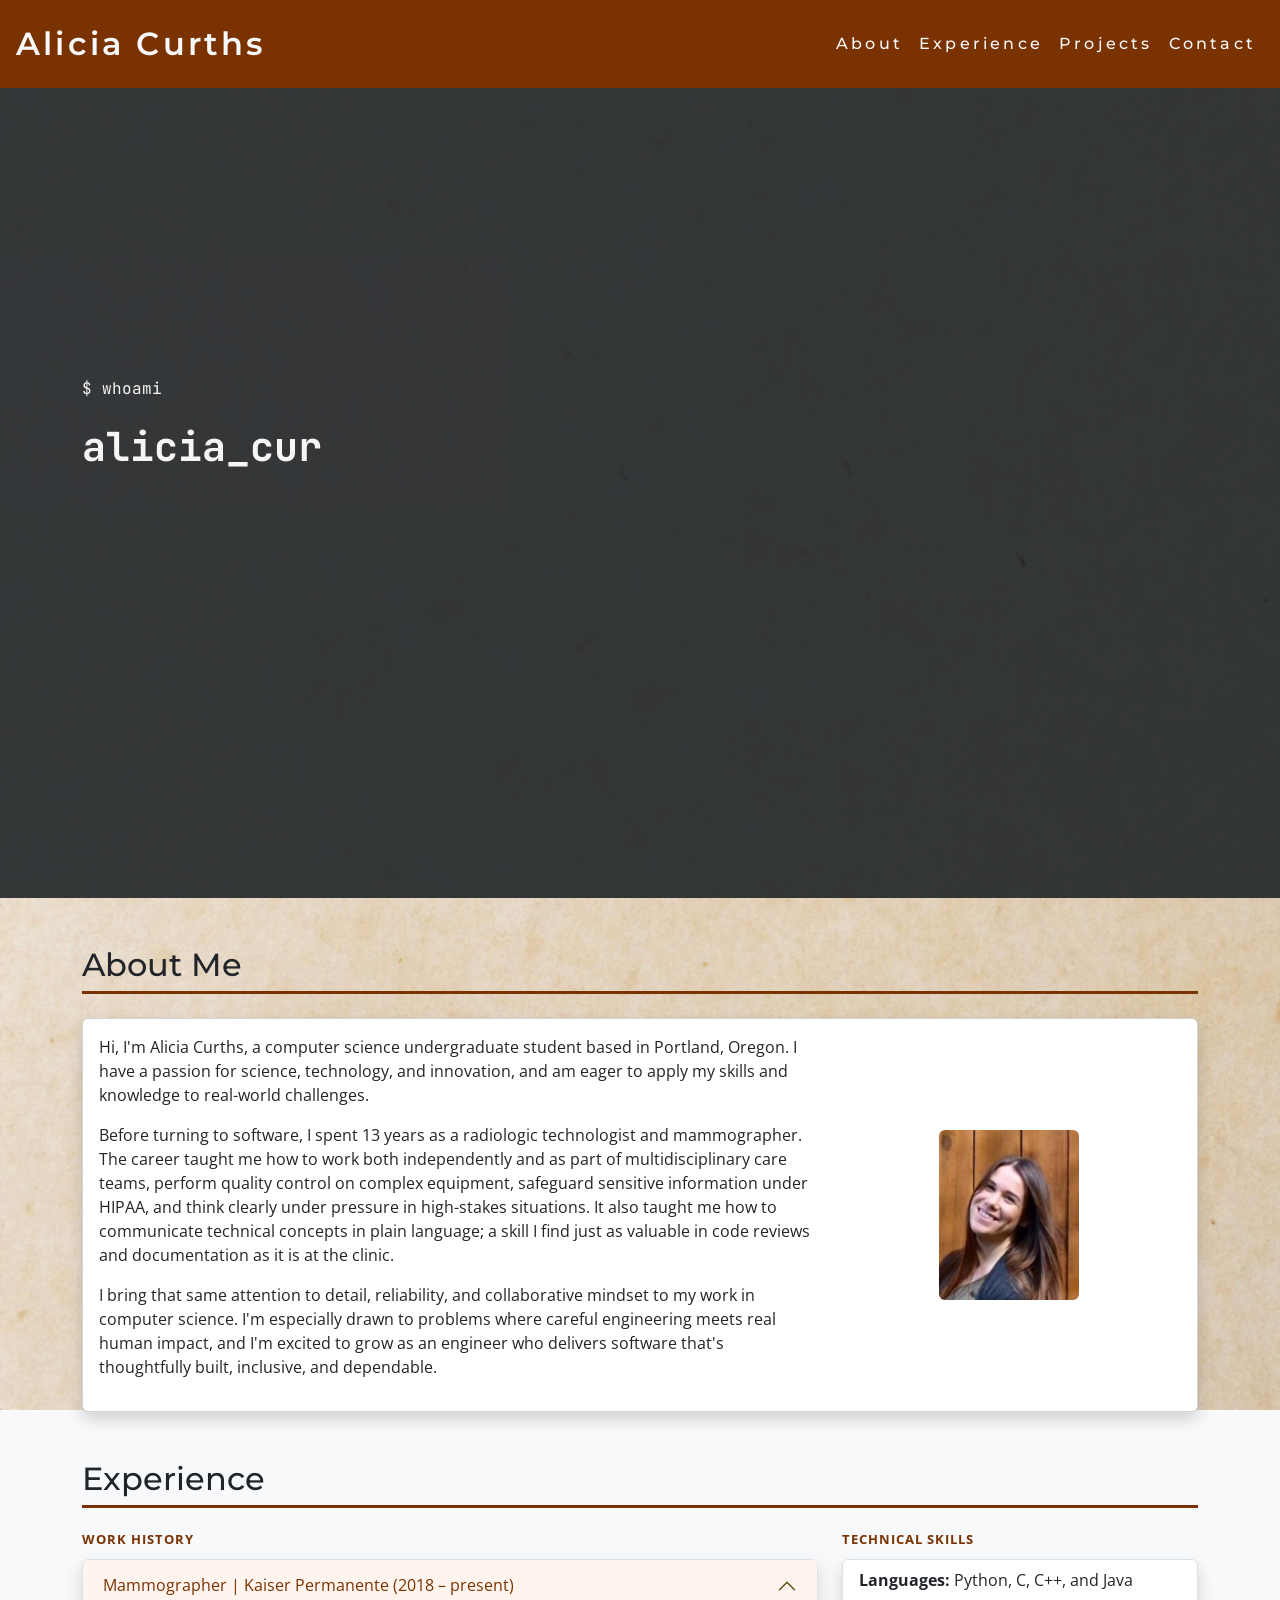
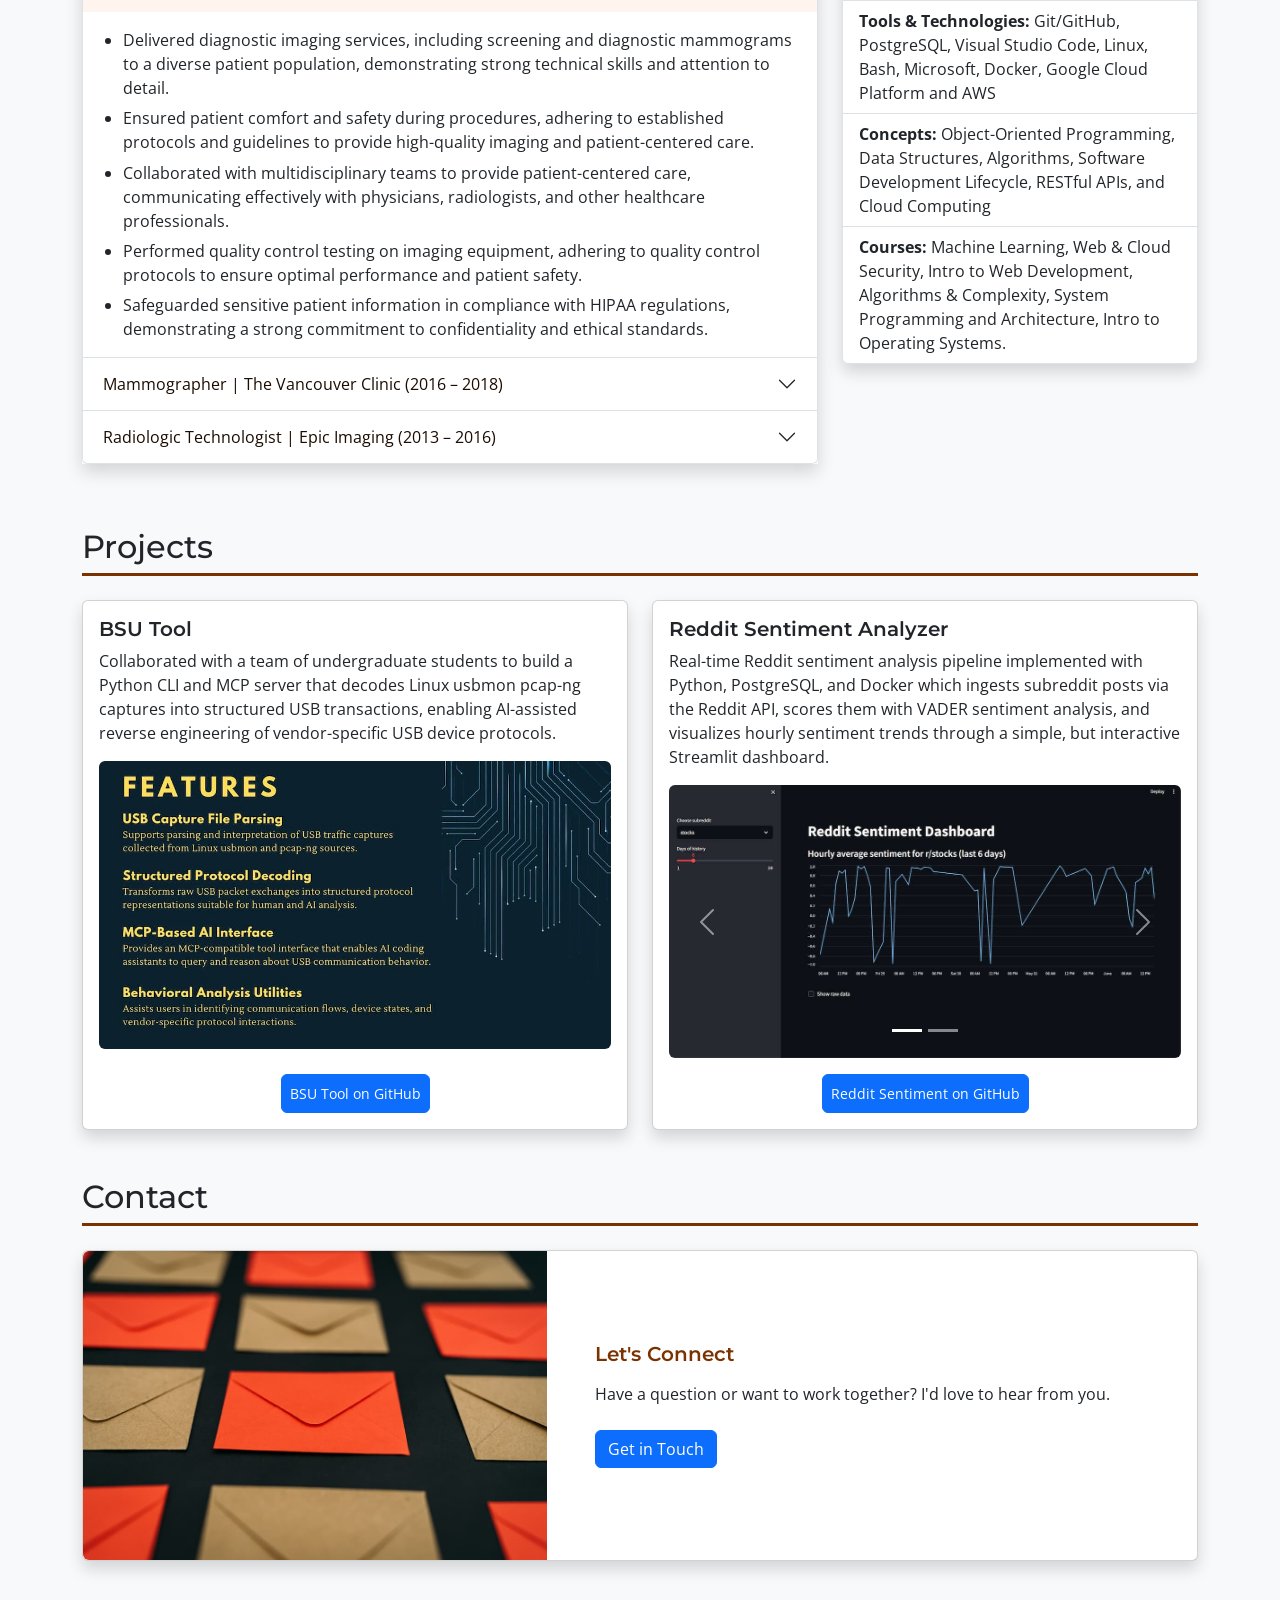
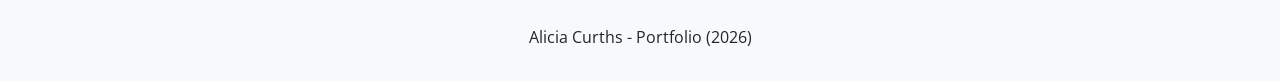
<file: index.html>
<!doctype html>
<html lang="en">
  <head>
    <meta charset="UTF-8" />
    <meta name="viewport" content="width=device-width, initial-scale=1.0" />
    <title>Alicia Curths - Portfolio</title>
    <link
      href="https://cdn.jsdelivr.net/npm/bootstrap@5.3.3/dist/css/bootstrap.min.css"
      rel="stylesheet"
    />
    <link rel="preconnect" href="https://fonts.googleapis.com" />
    <link rel="preconnect" href="https://fonts.gstatic.com" crossorigin />
    <link
      href="https://fonts.googleapis.com/css2?family=JetBrains+Mono:wght@400;600&family=Montserrat:wght@400;600;700&family=Open+Sans:wght@400;600&display=swap"
      rel="stylesheet"
    />
    <link rel="icon" type="image/svg+xml" href="images/favicon.svg" />
    <link rel="stylesheet" href="styles.css" />
  </head>
  <body class="bg-light">
    <header class="site-header container-fluid p-3 d-flex">
      <nav class="navbar navbar-expand-md w-100">
        <h1 class="text-light fs-2 fw-semibold m-0">Alicia Curths</h1>
        <button
          class="navbar-toggler"
          type="button"
          data-bs-toggle="collapse"
          data-bs-target="#navMenu"
          aria-controls="navMenu"
          aria-expanded="false"
          aria-label="Toggle navigation"
        >
          <span class="navbar-toggler-icon"></span>
        </button>
        <div class="collapse navbar-collapse" id="navMenu">
          <ul class="navbar-nav ms-auto">
            <li class="nav-item">
              <a class="nav-link text-light fw-medium" href="#about">About</a>
            </li>
            <li class="nav-item">
              <a class="nav-link text-light fw-medium" href="#experience"
                >Experience</a
              >
            </li>
            <li class="nav-item">
              <a class="nav-link text-light fw-medium" href="#projects"
                >Projects</a
              >
            </li>
            <li class="nav-item">
              <a class="nav-link text-light fw-medium" href="contact.html"
                >Contact</a
              >
            </li>
          </ul>
        </div>
      </nav>
    </header>

    <section id="hero" class="hero bg-dark d-flex align-items-center">
      <div class="container text-light py-5">
        <div class="text1 mb-3"></div>
        <div class="text2 fs-1 fw-bold mb-3"></div>
        <div class="text3 mb-3"></div>
        <div class="text4 fs-1 fw-bold mb-3"></div>
      </div>
    </section>

    <main class="container-fluid py-4">
      <section id="about" class="py-4">
        <div class="container">
          <h2 class="section-title">About Me</h2>

          <div class="card about-card p-3 shadow">
            <div class="row align-items-center">
              <div class="col-md-8">
                <p>
                  Hi, I'm Alicia Curths, a computer science undergraduate
                  student based in Portland, Oregon. I have a passion for
                  science, technology, and innovation, and am eager to apply my
                  skills and knowledge to real-world challenges.
                </p>
                <p>
                  Before turning to software, I spent 13 years as a radiologic
                  technologist and mammographer. The career taught me how to
                  work both independently and as part of multidisciplinary care
                  teams, perform quality control on complex equipment, safeguard
                  sensitive information under HIPAA, and think clearly under
                  pressure in high-stakes situations. It also taught me how to
                  communicate technical concepts in plain language; a skill I
                  find just as valuable in code reviews and documentation as it
                  is at the clinic.
                </p>
                <p>
                  I bring that same attention to detail, reliability, and
                  collaborative mindset to my work in computer science. I'm
                  especially drawn to problems where careful engineering meets
                  real human impact, and I'm excited to grow as an engineer who
                  delivers software that's thoughtfully built, inclusive, and
                  dependable.
                </p>
              </div>
              <div class="col-md-4 text-center">
                <img
                  src="images/alicia.jpg"
                  alt="headshot of alicia curths"
                  width="140"
                  height="170"
                  class="rounded"
                />
              </div>
            </div>
          </div>
        </div>
      </section>

      <section id="experience" class="py-4">
        <div class="container">
          <h2 class="section-title">Experience</h2>
          <div class="row">
            <div class="col-lg-8">
              <h3>Work History</h3>
              <div class="accordion mb-3 shadow" id="workHistoryAccordion">
                <div class="accordion-item">
                  <h4 class="accordion-header">
                    <button
                      class="accordion-button"
                      type="button"
                      data-bs-toggle="collapse"
                      data-bs-target="#job-kaiser"
                      aria-expanded="true"
                      aria-controls="job-kaiser"
                    >
                      Mammographer | Kaiser Permanente (2018 – present)
                    </button>
                  </h4>
                  <div
                    id="job-kaiser"
                    class="accordion-collapse collapse show"
                    data-bs-parent="#workHistoryAccordion"
                  >
                    <div class="accordion-body">
                      <ul>
                        <li>
                          Delivered diagnostic imaging services, including
                          screening and diagnostic mammograms to a diverse
                          patient population, demonstrating strong technical
                          skills and attention to detail.
                        </li>
                        <li>
                          Ensured patient comfort and safety during procedures,
                          adhering to established protocols and guidelines to
                          provide high-quality imaging and patient-centered
                          care.
                        </li>
                        <li>
                          Collaborated with multidisciplinary teams to provide
                          patient-centered care, communicating effectively with
                          physicians, radiologists, and other healthcare
                          professionals.
                        </li>
                        <li>
                          Performed quality control testing on imaging
                          equipment, adhering to quality control protocols to
                          ensure optimal performance and patient safety.
                        </li>
                        <li>
                          Safeguarded sensitive patient information in
                          compliance with HIPAA regulations, demonstrating a
                          strong commitment to confidentiality and ethical
                          standards.
                        </li>
                      </ul>
                    </div>
                  </div>
                </div>
                <div class="accordion-item">
                  <h4 class="accordion-header">
                    <button
                      class="accordion-button collapsed"
                      type="button"
                      data-bs-toggle="collapse"
                      data-bs-target="#job-vancouver"
                      aria-expanded="false"
                      aria-controls="job-vancouver"
                    >
                      Mammographer | The Vancouver Clinic (2016 – 2018)
                    </button>
                  </h4>
                  <div
                    id="job-vancouver"
                    class="accordion-collapse collapse"
                    data-bs-parent="#workHistoryAccordion"
                  >
                    <div class="accordion-body">
                      <ul>
                        <li>
                          Delivered routine screening and diagnostic mammography
                          services in outpatient breast care center.
                        </li>
                        <li>
                          Assumed lead QA responsibilities, directing process
                          improvements and staff training.
                        </li>
                      </ul>
                    </div>
                  </div>
                </div>
                <div class="accordion-item">
                  <h4 class="accordion-header">
                    <button
                      class="accordion-button collapsed"
                      type="button"
                      data-bs-toggle="collapse"
                      data-bs-target="#job-epic"
                      aria-expanded="false"
                      aria-controls="job-epic"
                    >
                      Radiologic Technologist | Epic Imaging (2013 – 2016)
                    </button>
                  </h4>
                  <div
                    id="job-epic"
                    class="accordion-collapse collapse"
                    data-bs-parent="#workHistoryAccordion"
                  >
                    <div class="accordion-body">
                      <ul>
                        <li>
                          Performed wide range of x-ray, mammography, bone
                          densitometry, and fluoroscopy exams in high volume
                          outpatient clinic.
                        </li>
                        <li>
                          Improved staffing coverage and reduced patient wait
                          times by obtaining secondary certification in
                          mammography.
                        </li>
                      </ul>
                    </div>
                  </div>
                </div>
              </div>
            </div>
            <div class="col-lg-4">
              <h3>Technical Skills</h3>
              <ul class="list-group shadow">
                <li class="list-group-item">
                  <b>Languages:</b> Python, C, C++, and Java
                </li>
                <li class="list-group-item">
                  <b>Tools &amp; Technologies:</b> Git/GitHub, PostgreSQL,
                  Visual Studio Code, Linux, Bash, Microsoft, Docker, Google
                  Cloud Platform and AWS
                </li>
                <li class="list-group-item">
                  <b>Concepts:</b> Object-Oriented Programming, Data Structures,
                  Algorithms, Software Development Lifecycle, RESTful APIs, and
                  Cloud Computing
                </li>
                <li class="list-group-item">
                  <b>Courses:</b> Machine Learning, Web & Cloud Security, Intro
                  to Web Development, Algorithms & Complexity, System
                  Programming and Architecture, Intro to Operating Systems.
                </li>
              </ul>
            </div>
          </div>
        </div>
      </section>

      <section id="projects" class="py-4">
        <div class="container">
          <h2 class="section-title">Projects</h2>
          <div class="row g-4">
            <div class="col-md-6">
              <div class="card h-100 p-3 shadow">
                <h3>BSU Tool</h3>
                <p>
                  Collaborated with a team of undergraduate students to build a
                  Python CLI and MCP server that decodes Linux usbmon pcap-ng
                  captures into structured USB transactions, enabling
                  AI-assisted reverse engineering of vendor-specific USB device
                  protocols.
                </p>
                <img
                  src="images/bsu-thumb.jpg"
                  alt="BSU Tool screenshot"
                  width="900"
                  height="506"
                  class="img-fluid rounded mb-3"
                  style="cursor: zoom-in"
                  data-bs-toggle="modal"
                  data-bs-target="#bsuModal"
                />
                <a
                  href="https://github.com/bsu-tool/bsu-tool"
                  class="btn btn-primary mt-auto"
                  target="_blank"
                  rel="noopener noreferrer"
                  >BSU Tool on GitHub</a
                >
              </div>
            </div>
            <div class="col-md-6">
              <div class="card h-100 p-3 shadow">
                <h3>Reddit Sentiment Analyzer</h3>
                <p>
                  Real-time Reddit sentiment analysis pipeline implemented with
                  Python, PostgreSQL, and Docker which ingests subreddit posts
                  via the Reddit API, scores them with VADER sentiment analysis,
                  and visualizes hourly sentiment trends through a simple, but
                  interactive Streamlit dashboard.
                </p>
                <div
                  id="sentimentCarousel"
                  class="carousel carousel-dark slide mb-3"
                  data-bs-ride="false"
                >
                  <div class="carousel-indicators">
                    <button
                      type="button"
                      data-bs-target="#sentimentCarousel"
                      data-bs-slide-to="0"
                      class="active"
                      aria-current="true"
                      aria-label="Slide 1"
                    ></button>
                    <button
                      type="button"
                      data-bs-target="#sentimentCarousel"
                      data-bs-slide-to="1"
                      aria-label="Slide 2"
                    ></button>
                  </div>
                  <div class="carousel-inner rounded">
                    <div class="carousel-item active">
                      <img
                        src="images/stocks-sentiment.jpg"
                        width="1140"
                        height="607"
                        class="d-block w-100"
                        alt="r/stocks sentiment dashboard"
                      />
                    </div>
                    <div class="carousel-item">
                      <img
                        src="images/wsb-sentiment.jpg"
                        width="1140"
                        height="607"
                        class="d-block w-100"
                        alt="r/wallstreetbets sentiment dashboard"
                      />
                    </div>
                  </div>
                  <button
                    class="carousel-control-prev"
                    type="button"
                    data-bs-target="#sentimentCarousel"
                    data-bs-slide="prev"
                  >
                    <span
                      class="carousel-control-prev-icon"
                      aria-hidden="true"
                    ></span>
                    <span class="visually-hidden">Previous</span>
                  </button>
                  <button
                    class="carousel-control-next"
                    type="button"
                    data-bs-target="#sentimentCarousel"
                    data-bs-slide="next"
                  >
                    <span
                      class="carousel-control-next-icon"
                      aria-hidden="true"
                    ></span>
                    <span class="visually-hidden">Next</span>
                  </button>
                </div>
                <a
                  href="https://github.com/AliciaCurths/reddit-sent"
                  class="btn btn-primary mt-auto"
                  target="_blank"
                  rel="noopener noreferrer"
                  >Reddit Sentiment on GitHub</a
                >
              </div>
            </div>
          </div>
        </div>
      </section>

      <section id="contact" class="py-4">
        <div class="container">
          <h2 class="section-title">Contact</h2>

          <div class="card shadow contact-card">
            <div class="row g-0">
              <div class="col-md-5">
                <img
                  src="images/contact1.jpg"
                  width="1000"
                  height="667"
                  class="contact-img rounded-start"
                  alt=""
                />
              </div>
              <div
                class="col-md-7 d-flex flex-column justify-content-center p-4 p-md-5"
              >
                <h3 class="contact-heading mb-3">Let's Connect</h3>
                <p class="mb-4">
                  Have a question or want to work together? I'd love to hear
                  from you.
                </p>
                <a href="contact.html" class="btn btn-primary align-self-start"
                  >Get in Touch</a
                >
              </div>
            </div>
          </div>
        </div>
      </section>
    </main>

    <footer class="footer container-fluid py-3 text-center">
      <p>Alicia Curths - Portfolio (2026)</p>
    </footer>
    <button
      class="back-to-top"
      id="back-to-top"
      aria-label="Back to top"
      title="Back to top"
      aria-hidden="true"
      tabindex="-1"
    >
      ↑
    </button>
    <div
      class="modal fade"
      id="bsuModal"
      tabindex="-1"
      aria-label="BSU Tool screenshot"
      aria-modal="true"
      role="dialog"
    >
      <div class="modal-dialog modal-fullscreen modal-dialog-centered">
        <div class="modal-content bg-transparent border-0">
          <div
            class="modal-body p-0 d-flex align-items-center justify-content-center"
          >
            <button
              type="button"
              class="btn-close btn-close-white position-absolute top-0 end-0 m-2"
              data-bs-dismiss="modal"
              aria-label="Close"
            ></button>
            <img
              src="images/bsu.jpg"
              alt="BSU Tool screenshot"
              width="1920"
              height="1080"
              class="img-fluid rounded"
            />
          </div>
        </div>
      </div>
    </div>
    <script src="https://cdn.jsdelivr.net/npm/bootstrap@5.3.3/dist/js/bootstrap.bundle.min.js"></script>
    <script src="scripts.js"></script>
  </body>
</html>
</file>
<file: styles.css>
:root {
  --brand: #7a3200;
  --brand-dark: #5a2500;
  --brand-light: #fff4ee;
  --brand-pale: #ffd9b3;
  --brand-ink: #1b0c01;
  --brand-focus-ring: #7a320033;
  --heading-font: "Montserrat", sans-serif;
  --body-font: "Open Sans", sans-serif;
  --console-font: "JetBrains Mono", "Courier New", monospace;
}

body {
  font-family: var(--body-font);
  background-image: url("images/bg.jpg");
  background-size: cover; /* fill entire viewport */
  background-position: center;
  background-attachment: fixed; /* stay put during scroll */
  background-repeat: no-repeat;
}

.site-header {
  font-family: var(--heading-font);
  color: var(--brand-light);
  background-color: var(--brand);
  letter-spacing: 0.2em;
}

.site-header .nav-link:hover,
.site-header .nav-link:focus {
  color: var(--brand-pale) !important;
}

.site-header .navbar-toggler-icon {
  filter: invert(1);
}

@media (max-width: 767.98px) {
  .site-header .navbar-collapse .navbar-nav {
    gap: 0 !important;
    align-items: flex-end;
    padding: 0.5rem 0;
  }
}

/* Hero section */
.hero {
  min-height: 90vh;
  opacity: 0.9;
}

.hero .text1,
.hero .text2,
.hero .text3,
.hero .text4 {
  font-family: var(--console-font);
  min-height: 1.5em;
}

@media (max-width: 767.98px) {
  .hero .text1,
  .hero .text3 {
    font-size: 1rem;
  }
}

.section-title {
  font-family: var(--heading-font);
  border-bottom: 3px solid var(--brand);
  padding-bottom: 0.4rem;
  margin-bottom: 1.5rem;
}

#experience h3 {
  font-size: 0.8rem;
  font-weight: 700;
  text-transform: uppercase;
  letter-spacing: 0.08em;
  color: var(--brand);
  margin-bottom: 0.75rem;
}

/* Accordion */
#workHistoryAccordion .accordion-button {
  font-weight: 400;
  color: var(--brand-ink);
}

#workHistoryAccordion .accordion-button:hover {
  background-color: var(--brand-light);
}

#workHistoryAccordion .accordion-button:not(.collapsed) {
  color: var(--brand);
  background-color: var(--brand-light);
  box-shadow: none;
}

#workHistoryAccordion .accordion-button:focus {
  box-shadow: 0 0 0 0.2rem var(--brand-focus-ring);
}

#workHistoryAccordion .accordion-button:not(.collapsed)::after {
  filter: invert(22%) sepia(80%) saturate(800%) hue-rotate(8deg)
    brightness(0.75);
}

#workHistoryAccordion .accordion-body ul {
  margin-bottom: 0;
  padding-left: 1.25rem;
}

#workHistoryAccordion .accordion-body li + li {
  margin-top: 0.4rem;
}

/* Back to top button */
.back-to-top {
  position: fixed;
  bottom: 2rem;
  right: 2rem;
  width: 2.75rem;
  height: 2.75rem;
  border: none;
  border-radius: 50%;
  background-color: var(--brand);
  color: #fff;
  font-size: 1.5rem;
  display: flex;
  align-items: center;
  justify-content: center;
  padding-bottom: 0.5rem; /* visually center the arrow */
  cursor: pointer;
  opacity: 0;
  visibility: hidden;
  pointer-events: none;
  transition:
    opacity 0.25s ease,
    background-color 0.2s ease;
  z-index: 1000;
}

.back-to-top.visible {
  opacity: 1;
  visibility: visible;
  pointer-events: auto;
}

.back-to-top:hover {
  background-color: var(--brand-dark);
}

/* Project cards */
#projects .card h3 {
  font-family: var(--heading-font);
  font-size: 1.25rem;
  font-weight: 600;
}

#projects .card .btn {
  align-self: center;
  padding: 0.5rem;
  font-size: 0.875rem;
}

/* Carousel controls */
#sentimentCarousel .carousel-item img {
  height: auto;
}

#sentimentCarousel .carousel-control-prev,
#sentimentCarousel .carousel-control-next {
  filter: invert(1);
}

#sentimentCarousel .carousel-indicators button {
  filter: invert(1);
}

/* Contact page */
.contact-page-card {
  overflow: hidden;
}

.contact-page-card .contact-page-img {
  width: 100%;
  height: 100%;
  min-height: 300px;
  object-fit: cover;
}

.contact-form .form-label {
  font-weight: 600;
  color: var(--brand-ink);
}

.contact-form .form-control:focus {
  border-color: var(--brand);
  box-shadow: 0 0 0 0.2rem var(--brand-focus-ring);
}

@media (max-width: 767.98px) {
  .contact-page-card .contact-page-img {
    height: 220px;
    min-height: 0;
    /* Keep top corners rounded on mobile for better aesthetics */
    border-radius: var(--bs-border-radius) var(--bs-border-radius) 0 0 !important;
  }
}

@media (min-width: 992px) {
  .contact-page-card {
    height: 600px;
  }
  .contact-page-card > .row {
    height: 100%;
  }
}

/* Contact section (index.html) */
.contact-card .contact-img {
  width: 100%;
  height: 100%;
  min-height: 260px;
  object-fit: cover; /* Fill card without distortion */
}

.contact-heading {
  font-family: var(--heading-font);
  font-size: 1.25rem;
  font-weight: 600;
  color: var(--brand);
}

@media (max-width: 767.98px) {
  .contact-card .contact-img {
    height: 220px;
    min-height: 0;
    /* Keep top corners rounded on mobile for better aesthetics */
    border-radius: var(--bs-border-radius) var(--bs-border-radius) 0 0 !important;
  }
}
</file>
